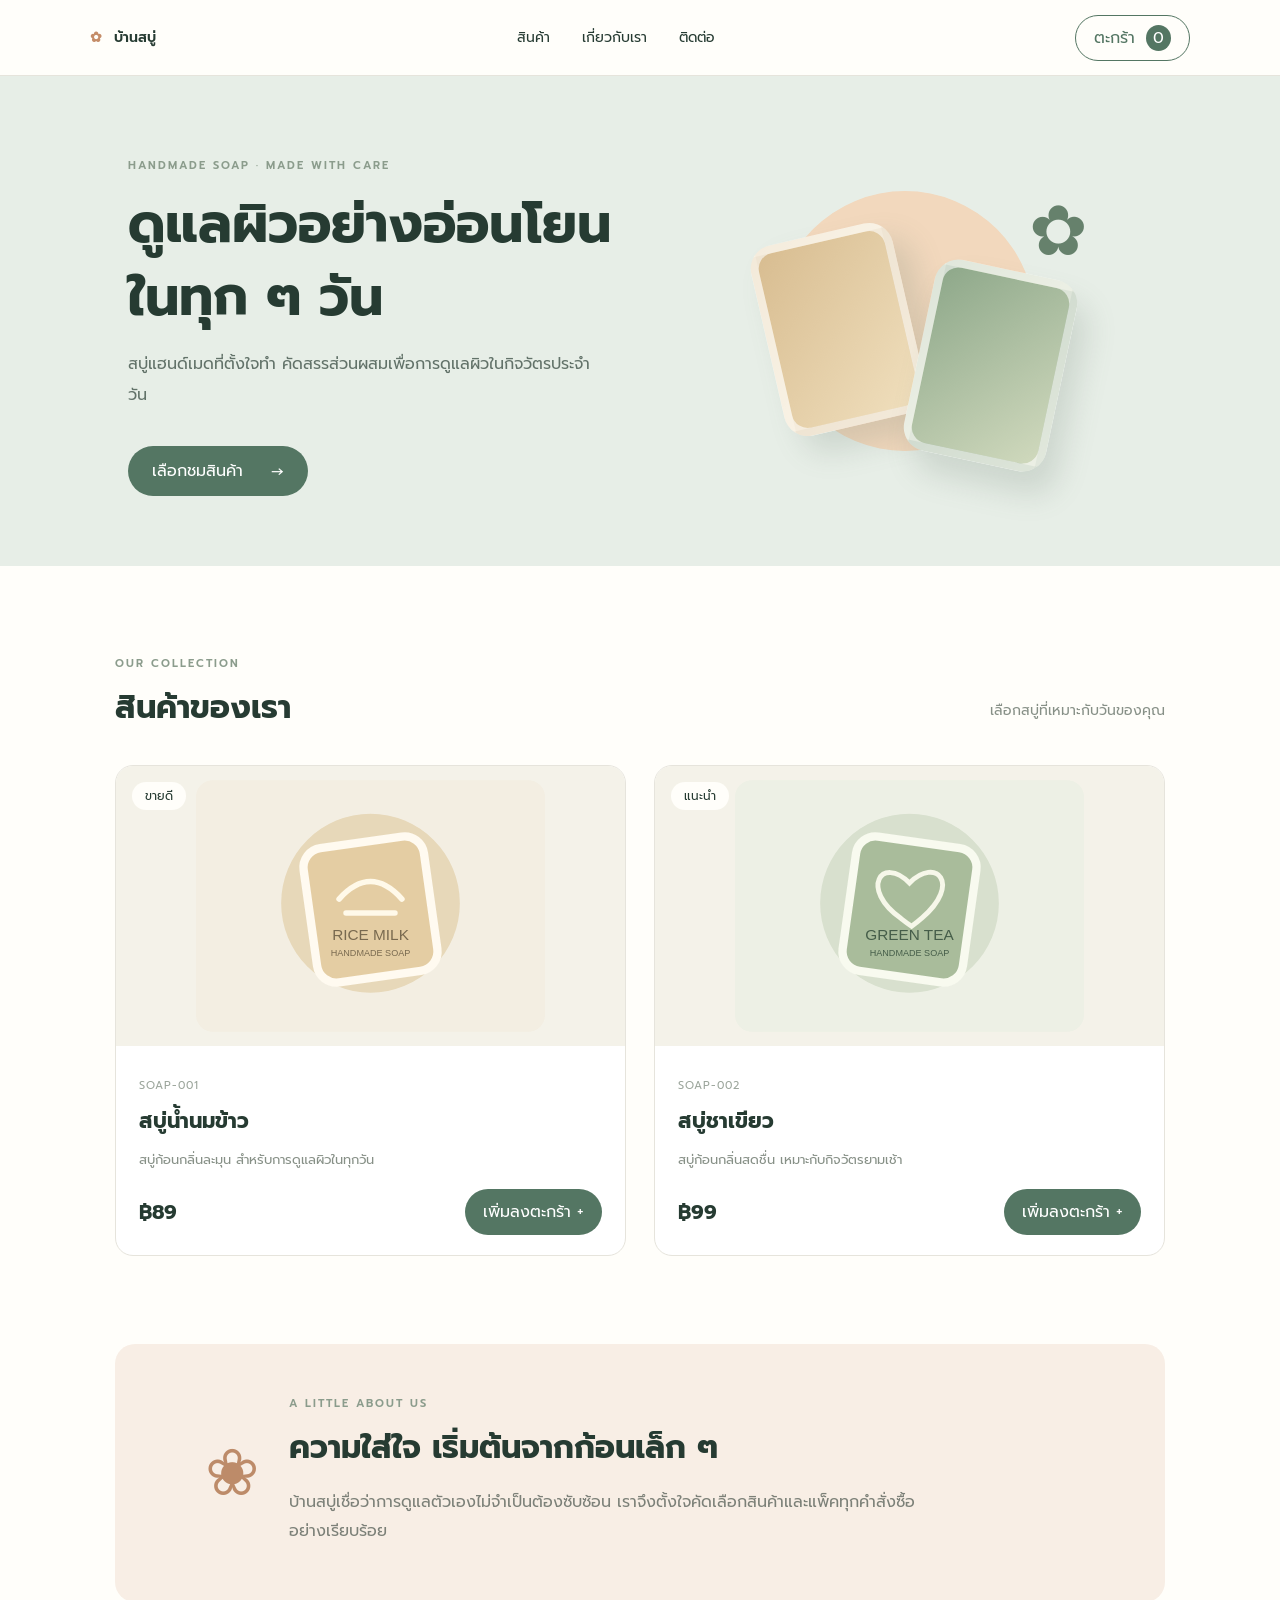
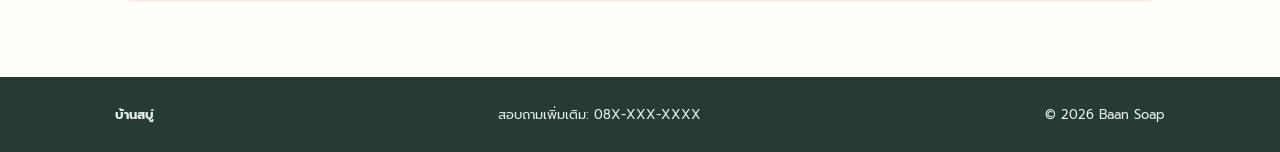
<file: index.html>
<!doctype html>
<html lang="th">
<head>
  <meta charset="utf-8">
  <meta name="viewport" content="width=device-width, initial-scale=1">
  <title>บ้านสบู่ — สบู่แฮนด์เมด</title>
  <meta name="description" content="สบู่แฮนด์เมด คัดสรรวัตถุดิบอย่างใส่ใจ">
  <link rel="stylesheet" href="style.css">
</head>
<body>
<header class="topbar">
  <a class="brand" href="#"><span class="brand-mark">✿</span> บ้านสบู่</a>
  <nav><a href="#products">สินค้า</a><a href="#about">เกี่ยวกับเรา</a><a href="#contact">ติดต่อ</a></nav>
  <button class="cart-button" id="openCart">ตะกร้า <span id="cartCount">0</span></button>
</header>
<main>
  <section class="hero">
    <div class="hero-copy">
      <p class="eyebrow">HANDMADE SOAP · MADE WITH CARE</p>
      <h1>ดูแลผิวอย่างอ่อนโยน<br>ในทุก ๆ วัน</h1>
      <p>สบู่แฮนด์เมดที่ตั้งใจทำ คัดสรรส่วนผสมเพื่อการดูแลผิวในกิจวัตรประจำวัน</p>
      <a class="primary-link" href="#products">เลือกชมสินค้า <span>→</span></a>
    </div>
    <div class="hero-art"><div class="sun"></div><div class="soap soap-one"></div><div class="soap soap-two"></div><span class="leaf">✿</span></div>
  </section>
  <section class="section" id="products">
    <div class="section-heading"><div><p class="eyebrow">OUR COLLECTION</p><h2>สินค้าของเรา</h2></div><p>เลือกสบู่ที่เหมาะกับวันของคุณ</p></div>
    <div class="product-grid" id="productGrid"></div>
  </section>
  <section class="about" id="about"><div class="about-icon">❀</div><div><p class="eyebrow">A LITTLE ABOUT US</p><h2>ความใส่ใจ เริ่มต้นจากก้อนเล็ก ๆ</h2><p>บ้านสบู่เชื่อว่าการดูแลตัวเองไม่จำเป็นต้องซับซ้อน เราจึงตั้งใจคัดเลือกสินค้าและแพ็คทุกคำสั่งซื้ออย่างเรียบร้อย</p></div></section>
</main>
<footer id="contact"><strong>บ้านสบู่</strong><span>สอบถามเพิ่มเติม: 08X-XXX-XXXX</span><span>© 2026 Baan Soap</span></footer>

<div class="overlay" id="cartOverlay"></div>
<aside class="cart-drawer" id="cartDrawer">
  <div class="drawer-head"><h2>ตะกร้าสินค้า</h2><button class="icon-button" id="closeCart">✕</button></div>
  <div id="cartItems" class="cart-items"><p class="muted">ยังไม่มีสินค้าในตะกร้า</p></div>
  <div class="cart-total"><span>ยอดรวม</span><strong id="cartTotal">฿0</strong></div>
  <form id="checkoutForm">
    <h3>ข้อมูลสำหรับจัดส่ง</h3>
    <label>ชื่อผู้รับ<input name="customerName" required placeholder="ชื่อ-นามสกุล"></label>
    <label>เบอร์โทรศัพท์<input name="phone" required inputmode="tel" placeholder="08X-XXX-XXXX"></label>
    <label>ที่อยู่จัดส่ง<textarea name="address" required rows="3" placeholder="บ้านเลขที่ ถนน แขวง/ตำบล เขต/อำเภอ จังหวัด รหัสไปรษณีย์"></textarea></label>
    <button class="primary-button" type="submit">ยืนยันคำสั่งซื้อ</button>
    <p class="tiny muted">ข้อมูลคำสั่งซื้อจะถูกบันทึกลง Google Sheets เมื่อเชื่อมต่อระบบแล้ว</p>
    <p id="checkoutMessage" role="status"></p>
  </form>
</aside>
<script src="config.js"></script>
<script src="app.js"></script>
</body>
</html>
</file>
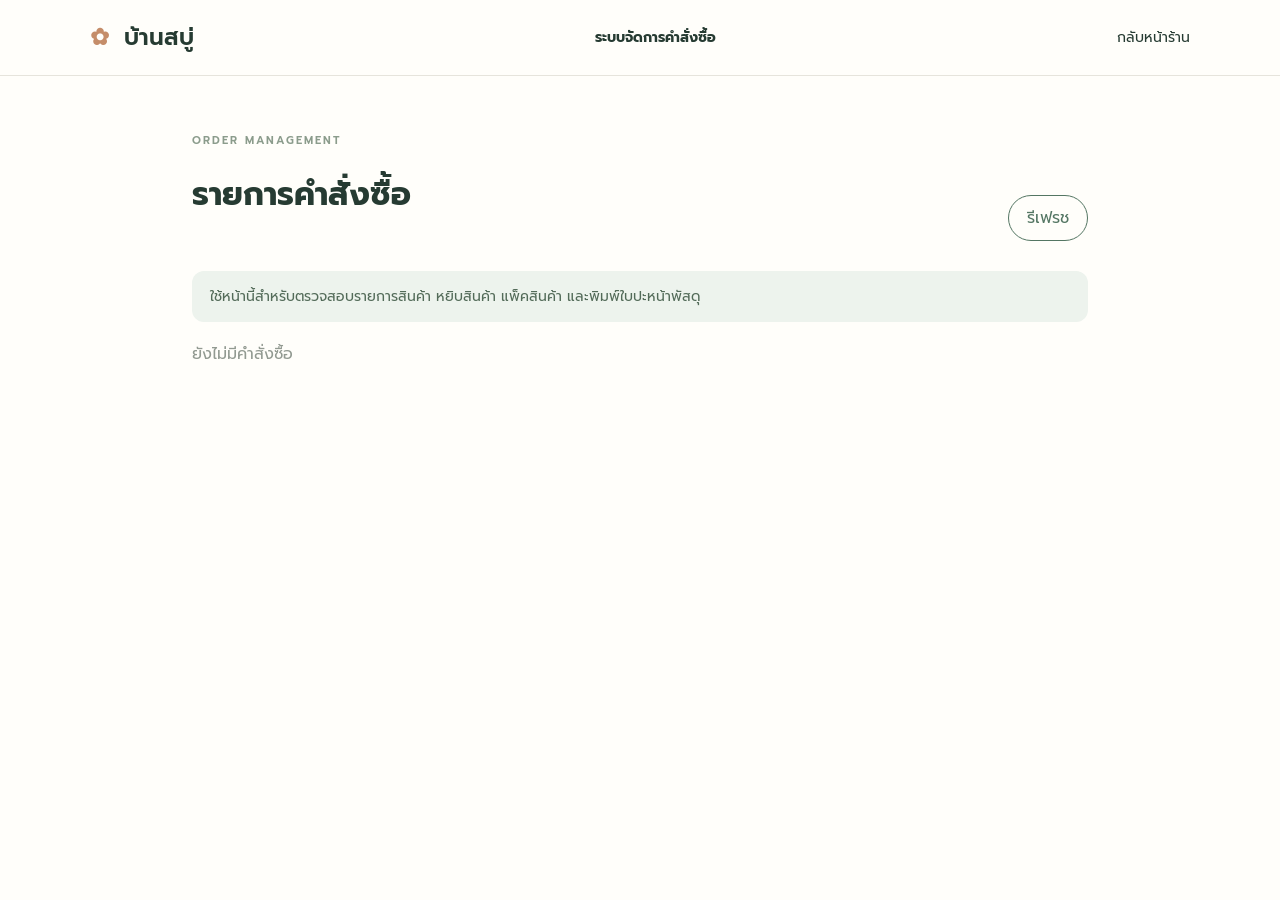
<file: admin.html>
<!doctype html>
<html lang="th"><head><meta charset="utf-8"><meta name="viewport" content="width=device-width, initial-scale=1"><title>จัดการคำสั่งซื้อ | บ้านสบู่</title><link rel="stylesheet" href="style.css"></head>
<body class="admin-page">
<header class="topbar"><a class="brand" href="index.html"><span class="brand-mark">✿</span> บ้านสบู่</a><strong>ระบบจัดการคำสั่งซื้อ</strong><a href="index.html">กลับหน้าร้าน</a></header>
<main class="admin-main"><div class="section-heading"><div><p class="eyebrow">ORDER MANAGEMENT</p><h1>รายการคำสั่งซื้อ</h1></div><button class="outline-button" id="refreshOrders">รีเฟรช</button></div>
<div class="notice">ใช้หน้านี้สำหรับตรวจสอบรายการสินค้า หยิบสินค้า แพ็คสินค้า และพิมพ์ใบปะหน้าพัสดุ</div>
<div id="adminMessage" class="muted">กำลังโหลดข้อมูล...</div><div id="ordersList"></div></main>
<script src="config.js"></script><script src="admin.js"></script></body></html>
</file>
<file: style.css>
@import url('https://fonts.googleapis.com/css2?family=Prompt:wght@300;400;500;600;700&display=swap');
:root{--ink:#263b32;--green:#547663;--sage:#e7eee7;--cream:#faf8f1;--peach:#e9b99d;--line:#e6e4dc}
*{box-sizing:border-box}html{scroll-behavior:smooth}body{margin:0;background:#fffefa;color:var(--ink);font-family:'Prompt',sans-serif;font-weight:400}.topbar{height:76px;padding:0 7%;display:flex;align-items:center;justify-content:space-between;border-bottom:1px solid var(--line);background:#fffefa;position:sticky;top:0;z-index:5}.brand{font-size:23px;font-weight:600;color:var(--ink);text-decoration:none}.brand-mark{color:#c58d69;margin-right:7px}.topbar nav{display:flex;gap:32px}.topbar nav a,.topbar>a:last-of-type{color:var(--ink);text-decoration:none;font-size:14px}.cart-button,.outline-button{border:1px solid var(--green);background:transparent;color:var(--green);border-radius:30px;padding:10px 18px;font:inherit;cursor:pointer}.cart-button span{background:var(--green);color:white;border-radius:50%;padding:1px 7px;margin-left:5px}.hero{background:var(--sage);min-height:480px;padding:70px 10%;display:grid;grid-template-columns:1fr 1fr;align-items:center;gap:35px;overflow:hidden}.eyebrow{font-size:11px;letter-spacing:2px;color:#8b9c8c;font-weight:600}.hero h1{font-size:clamp(34px,4.2vw,57px);line-height:1.35;margin:14px 0;color:#263b32}.hero-copy>p:not(.eyebrow){color:#627269;line-height:1.9;max-width:470px}.primary-link{display:inline-block;margin-top:20px;background:var(--green);color:white;padding:13px 24px;border-radius:30px;text-decoration:none}.primary-link span{margin-left:22px}.hero-art{height:330px;position:relative;display:flex;align-items:center;justify-content:center}.sun{width:260px;height:260px;border-radius:50%;background:#f2d8bd;position:absolute}.soap{position:absolute;width:145px;height:195px;border-radius:24px;box-shadow:15px 20px 30px #65766b33;transform:rotate(-13deg);border:8px solid #fff9}.soap-one{background:linear-gradient(135deg,#d8bd91,#f0dfbd);left:22%;top:23%}.soap-two{background:linear-gradient(135deg,#8ea88a,#d0d9bd);right:18%;top:34%;transform:rotate(12deg)}.leaf{position:absolute;font-size:70px;color:#66816c;right:13%;top:7%}.section{padding:78px 9%}.section-heading{display:flex;justify-content:space-between;align-items:end;margin-bottom:30px}.section-heading h2,.about h2{font-size:32px;margin:3px 0}.section-heading>p{color:#879087;font-size:14px}.product-grid{display:grid;grid-template-columns:repeat(2,minmax(0,1fr));gap:28px}.product-card{border:1px solid var(--line);border-radius:18px;overflow:hidden;background:white}.product-image{height:280px;background:#f4f2e9;position:relative;display:flex;align-items:center;justify-content:center}.product-image img{height:90%;width:90%;object-fit:contain}.product-image span{position:absolute;top:16px;left:16px;background:#fffefa;padding:5px 13px;border-radius:20px;font-size:12px}.product-info{padding:20px 23px}.sku{font-size:11px;letter-spacing:1px;color:#9ba59b}.product-info h3{font-size:21px;margin:5px 0}.product-info>p:not(.sku){font-size:13px;color:#879087}.product-bottom{display:flex;justify-content:space-between;align-items:center;margin-top:20px}.product-bottom strong{font-size:20px}.add-button,.primary-button{background:var(--green);color:white;border:0;border-radius:28px;padding:11px 18px;font:inherit;cursor:pointer}.about{margin:10px 9% 75px;background:#f8eee5;border-radius:20px;padding:40px 7%;display:flex;gap:30px;align-items:center}.about-icon{font-size:65px;color:#bd8b69}.about p:last-child{color:#7c8078;line-height:1.8;max-width:650px}footer{background:#263b32;color:#e7eee7;padding:28px 9%;display:flex;justify-content:space-between;font-size:13px}.overlay{position:fixed;inset:0;background:#15251d66;z-index:8;opacity:0;pointer-events:none;transition:.2s}.overlay.show{opacity:1;pointer-events:auto}.cart-drawer{position:fixed;z-index:9;right:0;top:0;height:100vh;width:min(470px,100%);background:#fffefa;padding:25px;transform:translateX(105%);transition:.25s;overflow:auto}.cart-drawer.show{transform:translateX(0)}.drawer-head{display:flex;justify-content:space-between;align-items:center}.drawer-head h2{margin:0}.icon-button{border:0;background:none;font-size:22px;cursor:pointer}.cart-items{margin:20px 0}.cart-line{display:flex;gap:12px;border-bottom:1px solid var(--line);padding:13px 0}.cart-line img{width:65px;height:65px;object-fit:contain;background:#f4f2e9;border-radius:10px}.cart-line>div{flex:1}.cart-line small{display:block;color:#8b958d}.cart-line>b{font-size:13px}.qty{display:flex;align-items:center;gap:10px;margin-top:7px}.qty button{border:1px solid var(--line);background:white;border-radius:50%;width:25px;height:25px;cursor:pointer}.qty .remove{border:0;width:auto;color:#a66b58}.cart-total{display:flex;justify-content:space-between;border-top:1px solid var(--line);padding:16px 0;font-size:18px}.cart-drawer form label{display:block;font-size:13px;margin:12px 0}.cart-drawer input,.cart-drawer textarea{display:block;width:100%;border:1px solid #dcded6;border-radius:9px;padding:11px;margin-top:6px;font:inherit;background:white}.cart-drawer form h3{margin-bottom:8px}.cart-drawer .primary-button{width:100%;margin-top:8px}.tiny{font-size:11px}.muted{color:#929a91}.admin-main{padding:45px 8%;max-width:1100px;margin:auto}.notice{background:#edf3ed;padding:15px 18px;border-radius:12px;margin:20px 0;color:#536b59;font-size:14px}.order-card{border:1px solid var(--line);border-radius:14px;padding:22px;margin:16px 0}.order-head{display:flex;justify-content:space-between;align-items:start}.order-head h2{margin:3px 0}.status{background:#f7eee1;border-radius:20px;padding:6px 12px;font-size:12px}.order-details{line-height:1.7;font-size:14px}.order-actions{display:flex;gap:10px;flex-wrap:wrap;margin-top:18px}.order-actions button{font-size:13px}.admin-page .topbar{position:static}.admin-page .topbar strong{font-size:14px}@media(max-width:700px){.topbar{padding:0 5%;height:66px}.topbar nav{display:none}.hero{grid-template-columns:1fr;padding:50px 8%;gap:0}.hero-art{height:240px}.sun{width:200px;height:200px}.soap{width:110px;height:150px}.section{padding:55px 6%}.section-heading{display:block}.product-grid{grid-template-columns:1fr}.product-image{height:250px}.about{margin:0 6% 50px;padding:28px;display:block}.about-icon{font-size:40px}footer{padding:25px 6%;display:grid;gap:10px}.admin-main{padding:30px 5%}.order-actions button{flex:1}.admin-page .topbar strong{display:none}}
</file>
